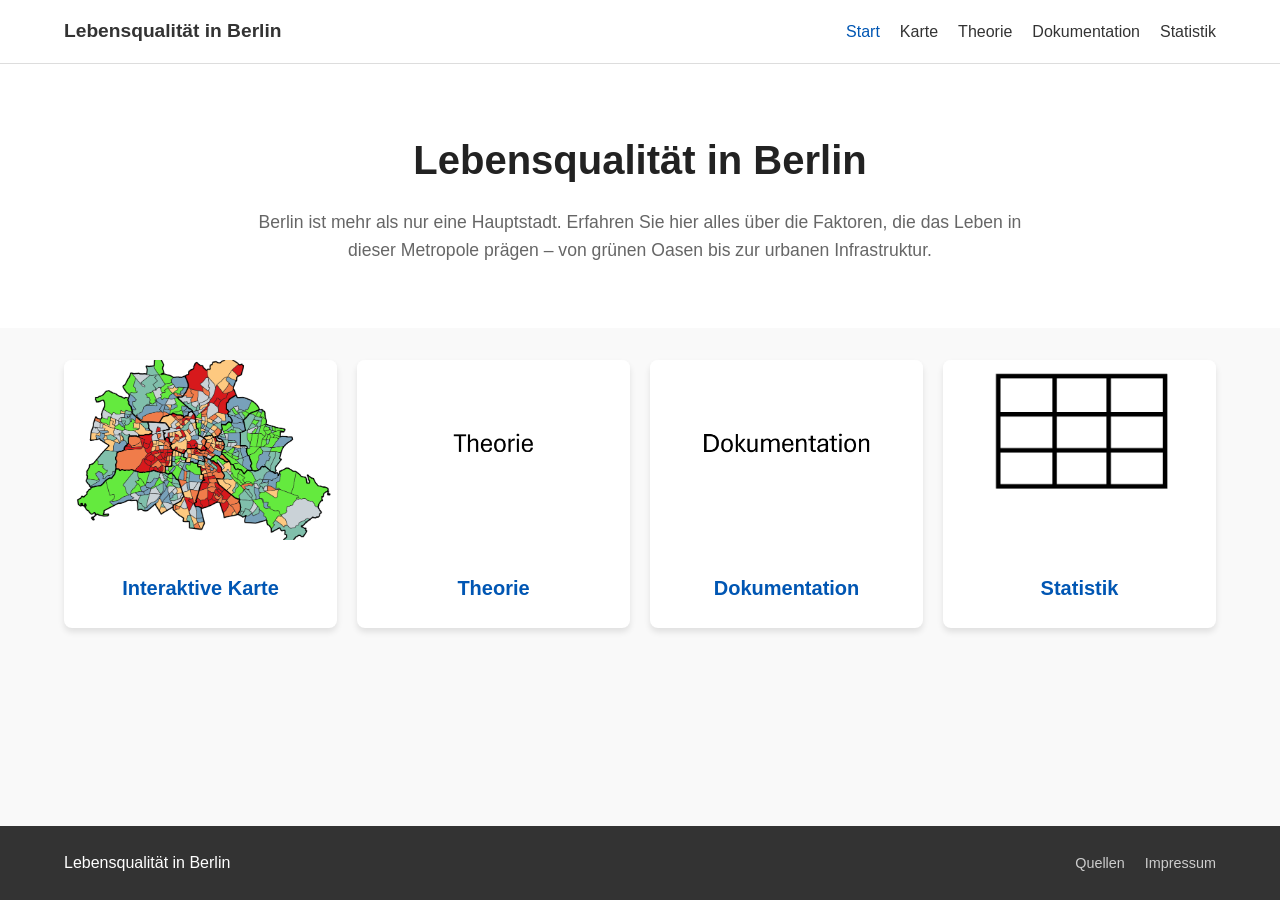
<file: index.html>
<!DOCTYPE html>
<html lang="de">
<head>
    <meta charset="UTF-8">
    <meta name="viewport" content="width=device-width, initial-scale=1.0">
    <title>Startseite  | Lebensqualität in Berlin </title>
    <link rel="stylesheet" href="css/style_index.css">
</head>
<body>

    <header>
        <nav>
            <div class="logo">Lebensqualität in Berlin</div>
            <ul>
                <li><a href="index.html" class="active">Start</a></li>
                <li><a href="karte.html">Karte</a></li>
                <li><a href="theorie.html">Theorie</a></li>
                <li><a href="dokumentation.html">Dokumentation</a></li>
                <li><a href="statistik.html">Statistik</a></li>
            </ul>
        </nav>
    </header>

    <main>
        <section class="hero">
            <h1>Lebensqualität in Berlin</h1>
            <p class="intro-text">
                Berlin ist mehr als nur eine Hauptstadt. Erfahren Sie hier alles über die Faktoren, 
                die das Leben in dieser Metropole prägen – von grünen Oasen bis zur urbanen Infrastruktur.
            </p>
        </section>

        <section class="tiles-container">
            <!-- Kachel 1: Karte -->
            <a href="karte.html" class="tile">
                <img src="img/karte.png" alt="Interaktive Karte von Berlin">
                <div class="tile-content">
                    <h2>Interaktive Karte</h2>
                </div>
            </a>

            <!-- Kachel 2: Theorie -->
            <a href="theorie.html" class="tile">
                <img src="img/theorie.png" alt="Theoretische Grundlagen">
                <div class="tile-content">
                    <h2>Theorie</h2>
                </div>
            </a>

            <!-- Kachel 3: Dokumentation -->
            <a href="dokumentation.html" class="tile">
                <img src="img/dokumentation.png" alt="Projektdokumentation">
                <div class="tile-content">
                    <h2>Dokumentation</h2>
                </div>
            </a>

            <!-- Kachel 4: Statistik -->
             <a href="statistik.html" class="tile">
                <img src="img/statistik.png" alt="Statistische Analysen">
                <div class="tile-content">
                    <h2>Statistik</h2>
                </div>
            </a>
        </section>
    </main>

    <footer>
    <div class="footer-content">
        <p>Lebensqualität in Berlin</p>
        <div class="footer-links">
            <a href="quellen.html">Quellen</a>
            <a href="impressum.html">Impressum</a>
        </div>
    </div>
    </footer>

</body>
</html>
</file>
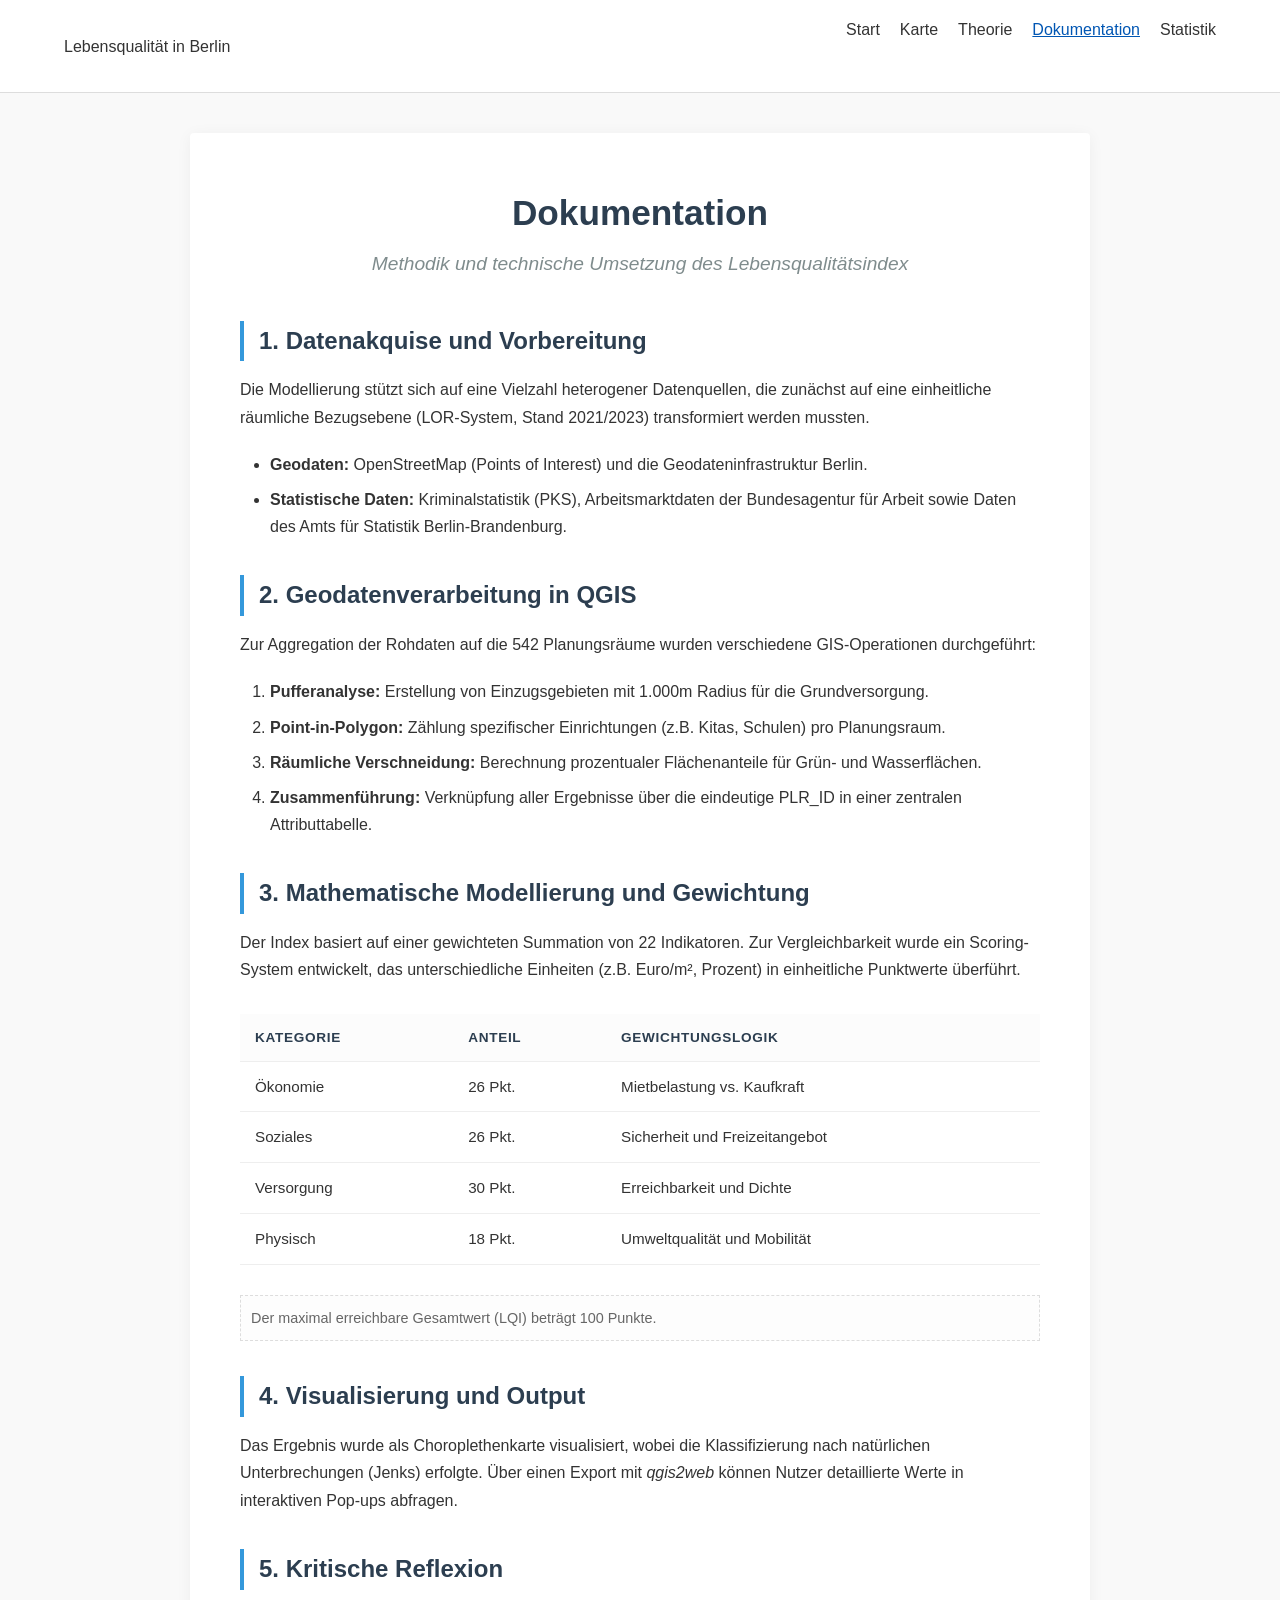
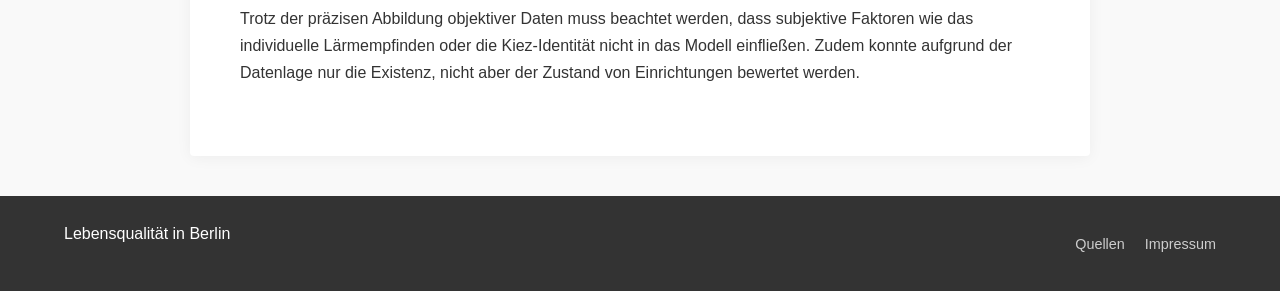
<file: dokumentation.html>
<!DOCTYPE html>
<html lang="de">
<head>
    <meta charset="UTF-8">
    <meta name="viewport" content="width=device-width, initial-scale=1.0">
    <title>Dokumentation | Lebensqualität in Berlin</title>
    <link rel="stylesheet" href="css/style_dokumentation.css">
</head>
<body>

    <header>
        <nav>
            <div class="logo">Lebensqualität in Berlin</div>
            <ul>
                <li><a href="index.html">Start</a></li>
                <li><a href="karte.html">Karte</a></li>
                <li><a href="theorie.html">Theorie</a></li>
                <li><a href="dokumentation.html" class="active">Dokumentation</a></li>
                <li><a href="statistik.html">Statistik</a></li>
            </ul>
        </nav>
    </header>

    <main class="container">
        <h1>Dokumentation</h1>
        <p class="subtitle">Methodik und technische Umsetzung des Lebensqualitätsindex</p>

        <section>
            <h2>1. Datenakquise und Vorbereitung</h2>
            <p>
                Die Modellierung stützt sich auf eine Vielzahl heterogener Datenquellen, die zunächst auf eine einheitliche räumliche Bezugsebene (LOR-System, Stand 2021/2023) transformiert werden mussten.
            </p>
            <ul>
                <li><strong>Geodaten:</strong> OpenStreetMap (Points of Interest) und die Geodateninfrastruktur Berlin.</li>
                <li><strong>Statistische Daten:</strong> Kriminalstatistik (PKS), Arbeitsmarktdaten der Bundesagentur für Arbeit sowie Daten des Amts für Statistik Berlin-Brandenburg.</li>
            </ul>
        </section>

        <section>
            <h2>2. Geodatenverarbeitung in QGIS</h2>
            <p>Zur Aggregation der Rohdaten auf die 542 Planungsräume wurden verschiedene GIS-Operationen durchgeführt:</p>
            <ol>
                <li><strong>Pufferanalyse:</strong> Erstellung von Einzugsgebieten mit 1.000m Radius für die Grundversorgung.</li>
                <li><strong>Point-in-Polygon:</strong> Zählung spezifischer Einrichtungen (z.B. Kitas, Schulen) pro Planungsraum.</li>
                <li><strong>Räumliche Verschneidung:</strong> Berechnung prozentualer Flächenanteile für Grün- und Wasserflächen.</li>
                <li><strong>Zusammenführung:</strong> Verknüpfung aller Ergebnisse über die eindeutige PLR_ID in einer zentralen Attributtabelle.</li>
            </ol>
        </section>

        <section>
            <h2>3. Mathematische Modellierung und Gewichtung</h2>
            <p>
                Der Index basiert auf einer gewichteten Summation von 22 Indikatoren. Zur Vergleichbarkeit wurde ein Scoring-System entwickelt, das unterschiedliche Einheiten (z.B. Euro/m², Prozent) in einheitliche Punktwerte überführt.
            </p>
            <table>
                <thead>
                    <tr>
                        <th>Kategorie</th>
                        <th>Anteil</th>
                        <th>Gewichtungslogik</th>
                    </tr>
                </thead>
                <tbody>
                    <tr>
                        <td>Ökonomie</td>
                        <td>26 Pkt.</td>
                        <td>Mietbelastung vs. Kaufkraft</td>
                    </tr>
                    <tr>
                        <td>Soziales</td>
                        <td>26 Pkt.</td>
                        <td>Sicherheit und Freizeitangebot</td>
                    </tr>
                    <tr>
                        <td>Versorgung</td>
                        <td>30 Pkt.</td>
                        <td>Erreichbarkeit und Dichte</td>
                    </tr>
                    <tr>
                        <td>Physisch</td>
                        <td>18 Pkt.</td>
                        <td>Umweltqualität und Mobilität</td>
                    </tr>
                </tbody>
            </table>
            <p class="note">Der maximal erreichbare Gesamtwert (LQI) beträgt 100 Punkte.</p>
        </section>

        <section>
            <h2>4. Visualisierung und Output</h2>
            <p>
                Das Ergebnis wurde als Choroplethenkarte visualisiert, wobei die Klassifizierung nach natürlichen Unterbrechungen (Jenks) erfolgte. Über einen Export mit <em>qgis2web</em> können Nutzer detaillierte Werte in interaktiven Pop-ups abfragen.
            </p>
        </section>

        <section>
            <h2>5. Kritische Reflexion</h2>
            <p>
                Trotz der präzisen Abbildung objektiver Daten muss beachtet werden, dass subjektive Faktoren wie das individuelle Lärmempfinden oder die Kiez-Identität nicht in das Modell einfließen. Zudem konnte aufgrund der Datenlage nur die Existenz, nicht aber der Zustand von Einrichtungen bewertet werden.
            </p>
        </section>
    </main>

    <footer>
    <div class="footer-content">
        <p>Lebensqualität in Berlin</p>
        <div class="footer-links">
            <a href="quellen.html">Quellen</a>
            <a href="impressum.html">Impressum</a>
        </div>
    </div>
    </footer>

</body>
</html>
</file>
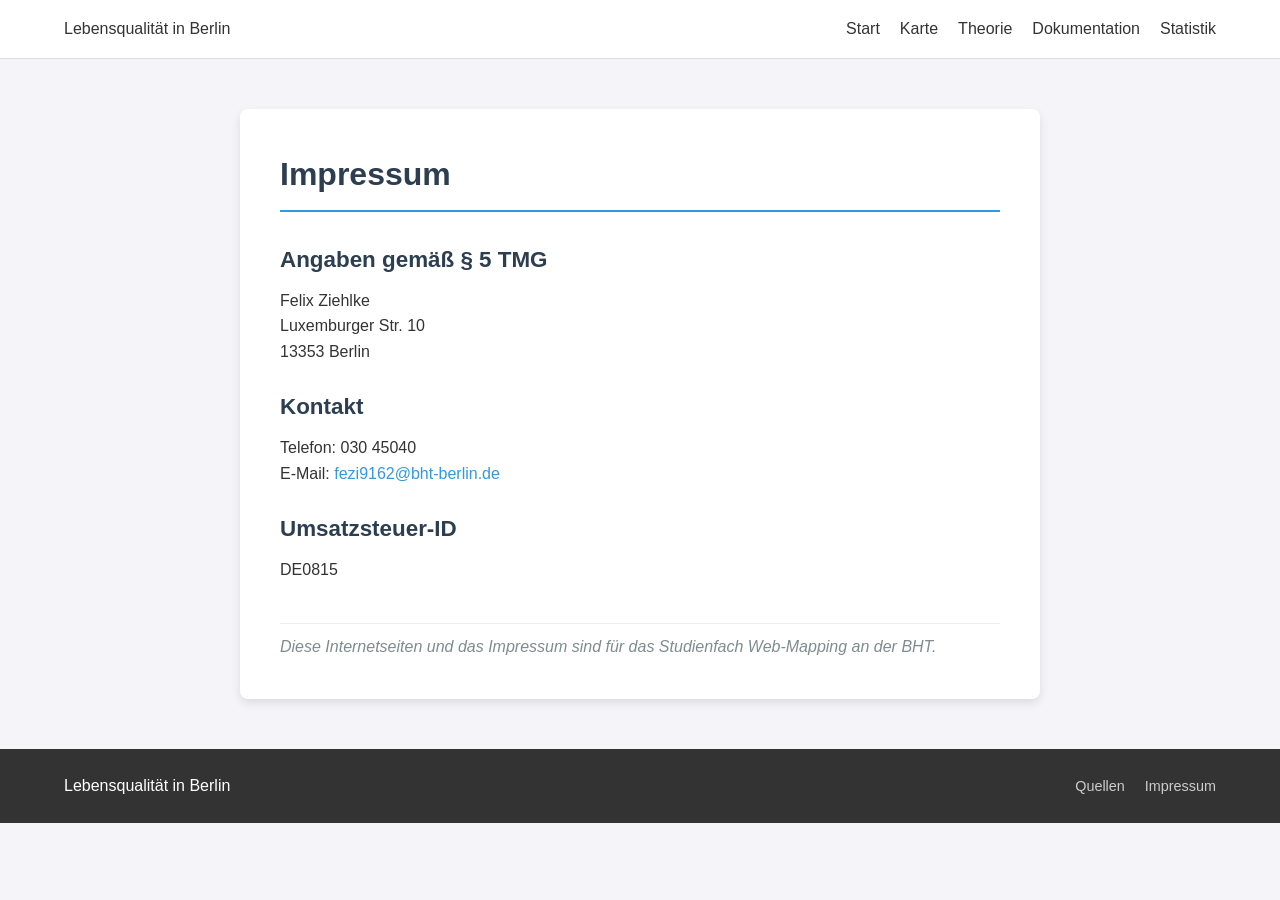
<file: impressum.html>
<!DOCTYPE html>
<html lang="de">
<head>
    <meta charset="UTF-8">
    <meta name="viewport" content="width=device-width, initial-scale=1.0">
    <title>Impressum | Lebensqualität in Berlin</title>
    <link rel="stylesheet" href="css/style_impressum.css">
</head>
<body>

    <header>
        <nav>
            <div class="logo">Lebensqualität in Berlin</div>
            <ul>
                <li><a href="index.html">Start</a></li>
                <li><a href="karte.html">Karte</a></li>
                <li><a href="theorie.html">Theorie</a></li>
                <li><a href="dokumentation.html">Dokumentation</a></li>
                <li><a href="statistik.html">Statistik</a></li>
            </ul>
        </nav>
    </header>

    <main class="container">
        <h1>Impressum</h1>

        <section>
            <h2>Angaben gemäß § 5 TMG</h2>
            <p>
                Felix Ziehlke<br>
                Luxemburger Str. 10<br>
                13353 Berlin
            </p>
        </section>

        <section>
            <h2>Kontakt</h2>
            <p>
                Telefon: 030 45040<br>
                E-Mail: <a href="mailto:fezi9162@bht-berlin.de">fezi9162@bht-berlin.de</a>
            </p>
        </section>

        <section>
            <h2>Umsatzsteuer-ID</h2>
            <p>DE0815</p>
        </section>

        <p class="footer-note">Diese Internetseiten und das Impressum sind für das Studienfach Web-Mapping an der BHT.</p>
    </main>

    <footer>
    <div class="footer-content">
        <p>Lebensqualität in Berlin</p>
        <div class="footer-links">
            <a href="quellen.html">Quellen</a>
            <a href="impressum.html">Impressum</a>
        </div>
    </div>
    </footer>

</body>
</html>
</file>
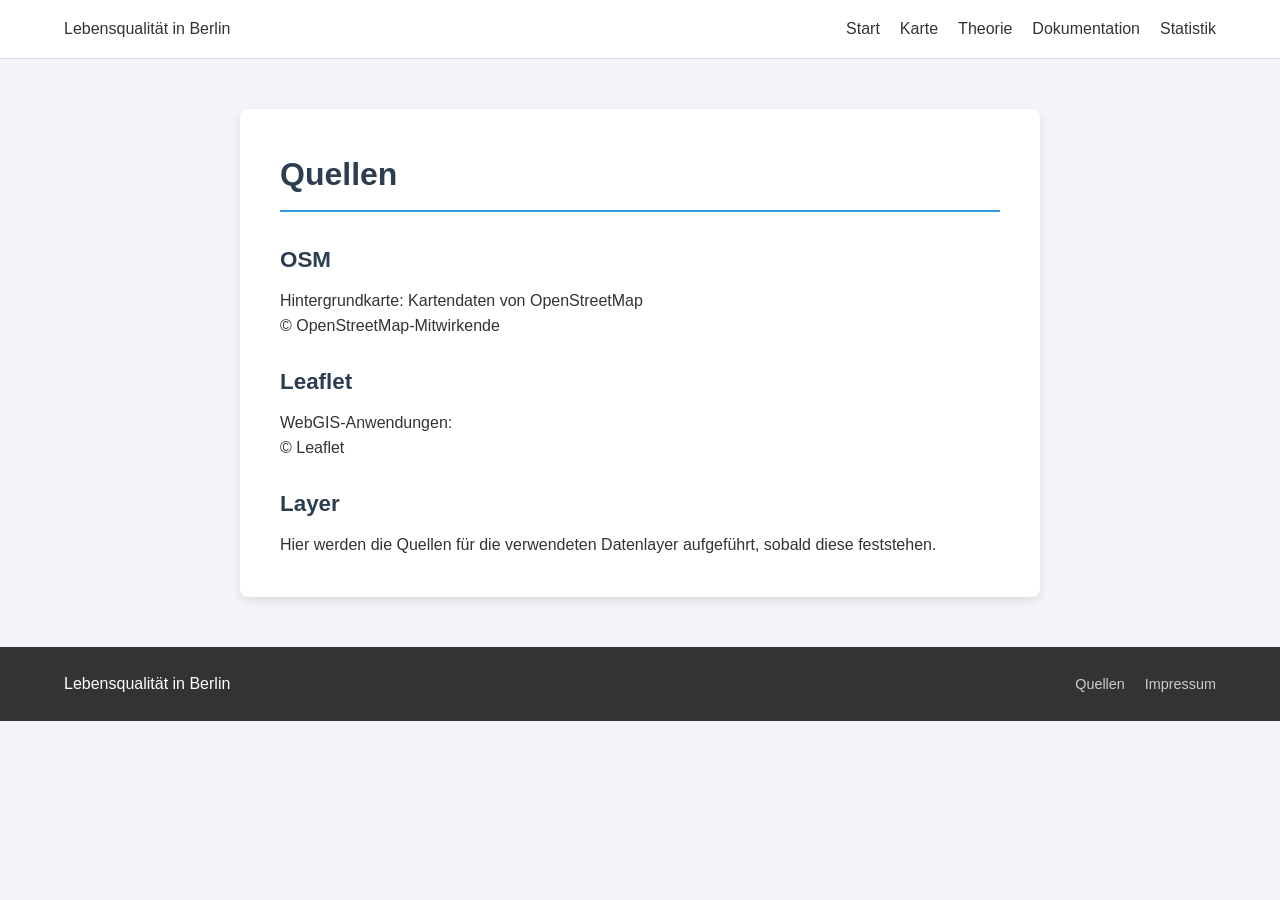
<file: quellen.html>
<!DOCTYPE html>
<html lang="de">
<head>
    <meta charset="UTF-8">
    <meta name="viewport" content="width=device-width, initial-scale=1.0">
    <title>Quellen | Lebensqualität in Berlin</title>
    <link rel="stylesheet" href="css/style_quellen.css">
</head>
<body>

    <header>
        <nav>
            <div class="logo">Lebensqualität in Berlin</div>
            <ul>
                <li><a href="index.html">Start</a></li>
                <li><a href="karte.html">Karte</a></li>
                <li><a href="theorie.html">Theorie</a></li>
                <li><a href="dokumentation.html">Dokumentation</a></li>
                <li><a href="statistik.html">Statistik</a></li>
            </ul>
        </nav>
    </header>

    <main class="container">
        <h1>Quellen</h1>

        <section>
            <h2>OSM</h2>
            <p>
                Hintergrundkarte: Kartendaten von OpenStreetMap<br>
                &copy; OpenStreetMap-Mitwirkende
            </p>
        </section>

        <section>
            <h2>Leaflet</h2>
            <p>
                WebGIS-Anwendungen:<br>
                &copy; Leaflet
            </p>
        </section>

        <section>
            <h2>Layer</h2>
            <p>
                Hier werden die Quellen für die verwendeten Datenlayer aufgeführt, sobald diese feststehen.
            </p>
        </section>
    </main>

    <footer>
    <div class="footer-content">
        <p>Lebensqualität in Berlin</p>
        <div class="footer-links">
            <a href="quellen.html">Quellen</a>
            <a href="impressum.html">Impressum</a>
        </div>
    </div>
    </footer>

</body>
</html>
</file>
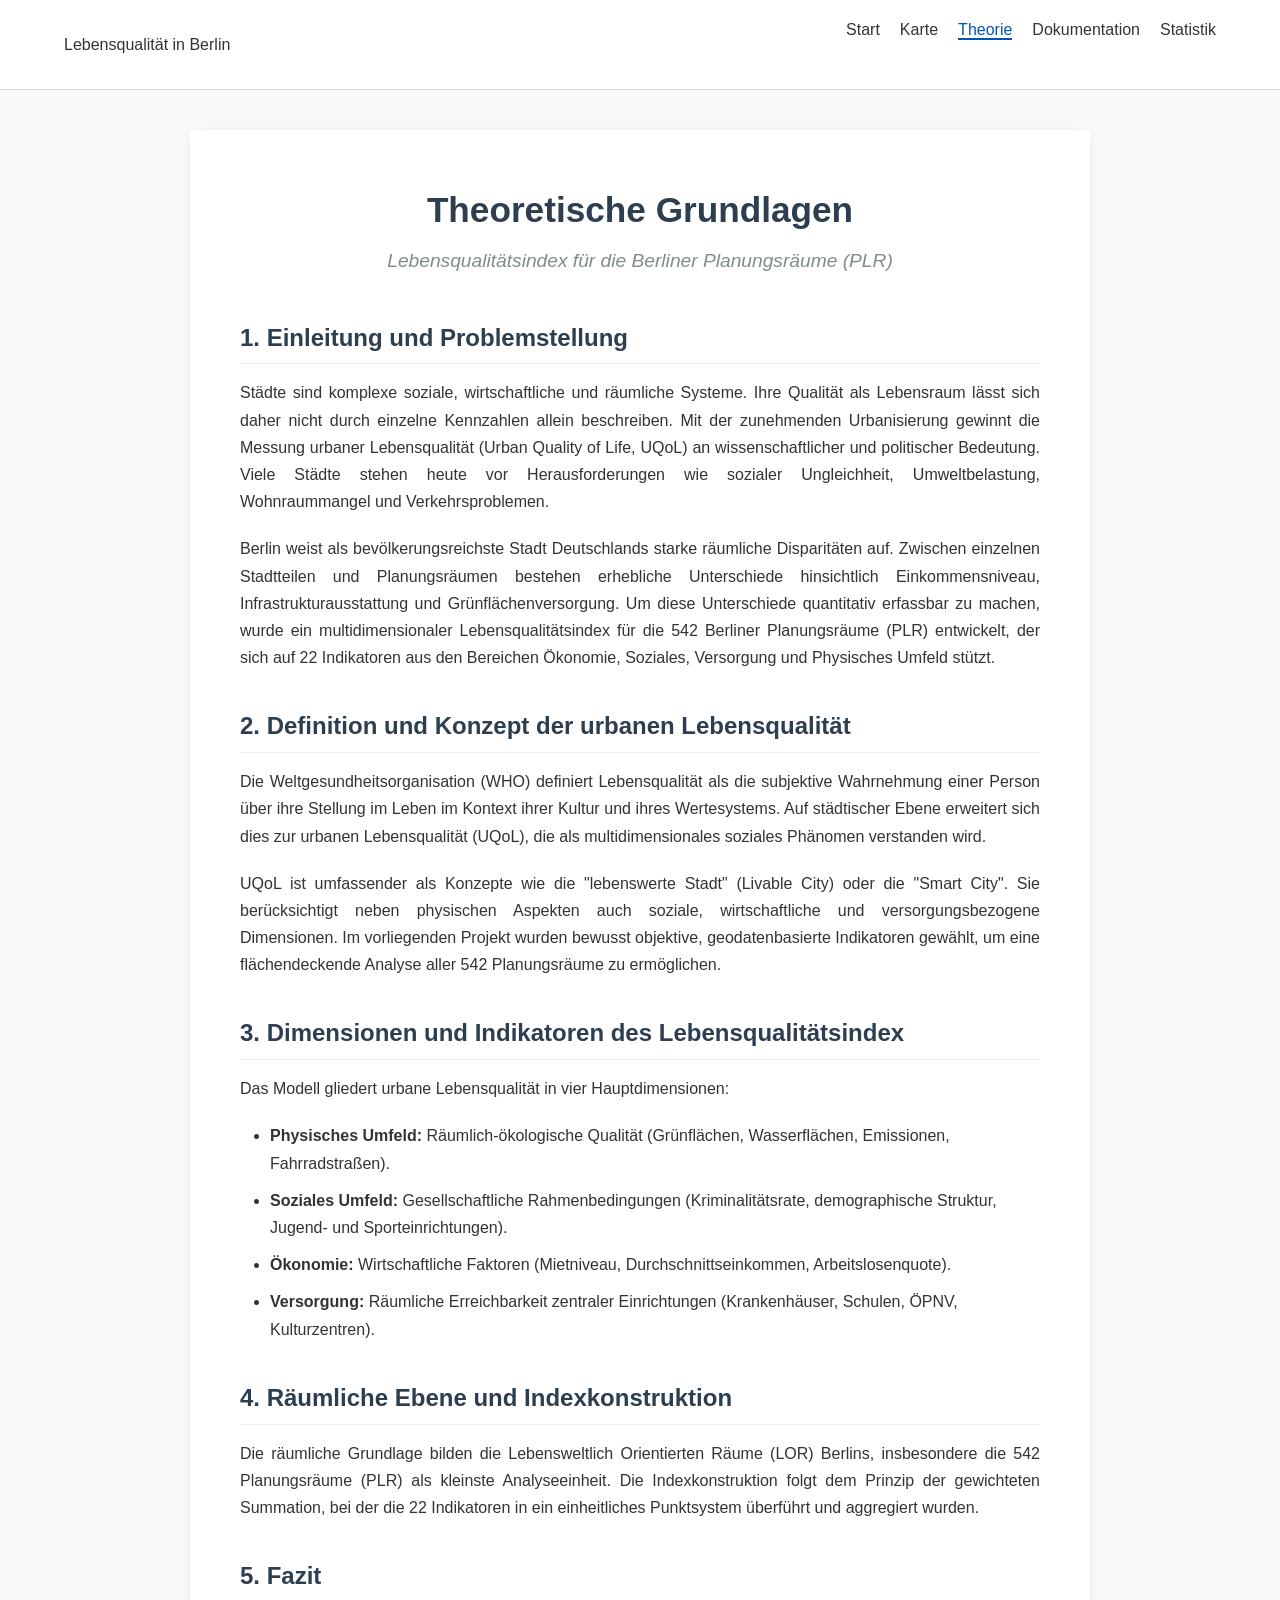
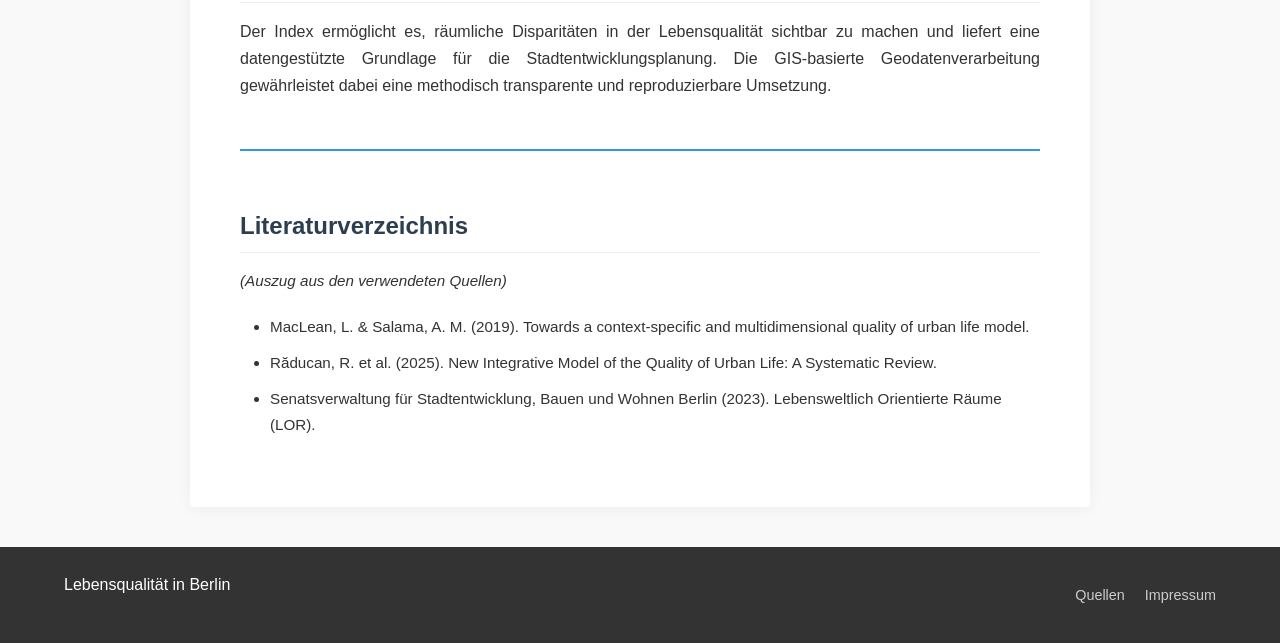
<file: theorie.html>
<!DOCTYPE html>
<html lang="de">
<head>
    <meta charset="UTF-8">
    <meta name="viewport" content="width=device-width, initial-scale=1.0">
    <title>Theoretische Grundlagen | Lebensqualität in Berlin</title>
    <link rel="stylesheet" href="css/style_theorie.css">
</head>
<body>

    <header>
        <nav>
            <div class="logo">Lebensqualität in Berlin</div>
            <ul>
                <li><a href="index.html">Start</a></li>
                <li><a href="karte.html">Karte</a></li>
                <li><a href="theorie.html" class="active">Theorie</a></li>
                <li><a href="dokumentation.html">Dokumentation</a></li>
                <li><a href="statistik.html">Statistik</a></li>
            </ul>
        </nav>
    </header>

    <main class="container">
        <h1>Theoretische Grundlagen</h1>
        <p class="subtitle">Lebensqualitätsindex für die Berliner Planungsräume (PLR)</p>

        <section>
            <h2>1. Einleitung und Problemstellung</h2>
            <p>
                Städte sind komplexe soziale, wirtschaftliche und räumliche Systeme. Ihre Qualität als Lebensraum lässt sich daher nicht durch einzelne Kennzahlen allein beschreiben. Mit der zunehmenden Urbanisierung gewinnt die Messung urbaner Lebensqualität (Urban Quality of Life, UQoL) an wissenschaftlicher und politischer Bedeutung. Viele Städte stehen heute vor Herausforderungen wie sozialer Ungleichheit, Umweltbelastung, Wohnraummangel und Verkehrsproblemen.
            </p>
            <p>
                Berlin weist als bevölkerungsreichste Stadt Deutschlands starke räumliche Disparitäten auf. Zwischen einzelnen Stadtteilen und Planungsräumen bestehen erhebliche Unterschiede hinsichtlich Einkommensniveau, Infrastrukturausstattung und Grünflächenversorgung. Um diese Unterschiede quantitativ erfassbar zu machen, wurde ein multidimensionaler Lebensqualitätsindex für die 542 Berliner Planungsräume (PLR) entwickelt, der sich auf 22 Indikatoren aus den Bereichen Ökonomie, Soziales, Versorgung und Physisches Umfeld stützt.
            </p>
        </section>

        <section>
            <h2>2. Definition und Konzept der urbanen Lebensqualität</h2>
            <p>
                Die Weltgesundheitsorganisation (WHO) definiert Lebensqualität als die subjektive Wahrnehmung einer Person über ihre Stellung im Leben im Kontext ihrer Kultur und ihres Wertesystems. Auf städtischer Ebene erweitert sich dies zur urbanen Lebensqualität (UQoL), die als multidimensionales soziales Phänomen verstanden wird.
            </p>
            <p>
                UQoL ist umfassender als Konzepte wie die "lebenswerte Stadt" (Livable City) oder die "Smart City". Sie berücksichtigt neben physischen Aspekten auch soziale, wirtschaftliche und versorgungsbezogene Dimensionen. Im vorliegenden Projekt wurden bewusst objektive, geodatenbasierte Indikatoren gewählt, um eine flächendeckende Analyse aller 542 Planungsräume zu ermöglichen.
            </p>
        </section>

        <section>
            <h2>3. Dimensionen und Indikatoren des Lebensqualitätsindex</h2>
            <p>Das Modell gliedert urbane Lebensqualität in vier Hauptdimensionen:</p>
            <ul>
                <li><strong>Physisches Umfeld:</strong> Räumlich-ökologische Qualität (Grünflächen, Wasserflächen, Emissionen, Fahrradstraßen).</li>
                <li><strong>Soziales Umfeld:</strong> Gesellschaftliche Rahmenbedingungen (Kriminalitätsrate, demographische Struktur, Jugend- und Sporteinrichtungen).</li>
                <li><strong>Ökonomie:</strong> Wirtschaftliche Faktoren (Mietniveau, Durchschnittseinkommen, Arbeitslosenquote).</li>
                <li><strong>Versorgung:</strong> Räumliche Erreichbarkeit zentraler Einrichtungen (Krankenhäuser, Schulen, ÖPNV, Kulturzentren).</li>
            </ul>
        </section>

        <section>
            <h2>4. Räumliche Ebene und Indexkonstruktion</h2>
            <p>
                Die räumliche Grundlage bilden die Lebensweltlich Orientierten Räume (LOR) Berlins, insbesondere die 542 Planungsräume (PLR) als kleinste Analyseeinheit. Die Indexkonstruktion folgt dem Prinzip der gewichteten Summation, bei der die 22 Indikatoren in ein einheitliches Punktsystem überführt und aggregiert wurden.
            </p>
        </section>

        <section>
            <h2>5. Fazit</h2>
            <p>
                Der Index ermöglicht es, räumliche Disparitäten in der Lebensqualität sichtbar zu machen und liefert eine datengestützte Grundlage für die Stadtentwicklungsplanung. Die GIS-basierte Geodatenverarbeitung gewährleistet dabei eine methodisch transparente und reproduzierbare Umsetzung.
            </p>
        </section>

        <section class="references">
            <h2>Literaturverzeichnis</h2>
            <p><em>(Auszug aus den verwendeten Quellen)</em></p>
            <ul>
                <li>MacLean, L. & Salama, A. M. (2019). Towards a context-specific and multidimensional quality of urban life model.</li>
                <li>Răducan, R. et al. (2025). New Integrative Model of the Quality of Urban Life: A Systematic Review.</li>
                <li>Senatsverwaltung für Stadtentwicklung, Bauen und Wohnen Berlin (2023). Lebensweltlich Orientierte Räume (LOR).</li>
            </ul>
        </section>
    </main>

    <footer>
    <div class="footer-content">
        <p>Lebensqualität in Berlin</p>
        <div class="footer-links">
            <a href="quellen.html">Quellen</a>
            <a href="impressum.html">Impressum</a>
        </div>
    </div>
    </footer>

</body>
</html>
</file>
<file: css/style_index.css>
/* ==========================================================================
   1. GLOBALE EINSTELLUNGEN & RESET
   ========================================================================== */
* {
    margin: 0;
    padding: 0;
    box-sizing: border-box;
}

body {
    font-family: 'Segoe UI', Tahoma, Geneva, Verdana, sans-serif;
    line-height: 1.6;
    color: #333;
    background-color: #f9f9f9;
    
    /* Der "Sticky-Footer"-Trick: Zwingt den Footer nach ganz unten */
    display: flex;
    flex-direction: column;
    min-height: 100vh;
}

/* ==========================================================================
   2. NAVIGATION (HEADER)
   ========================================================================== */
header {
    background: #fff;
    border-bottom: 1px solid #ddd;
    padding: 1rem 5%;
}

nav {
    display: flex;
    justify-content: space-between;
    align-items: center;
}

.logo {
    font-weight: bold;
    font-size: 1.2rem;
    color: #333;
}

nav ul {
    display: flex;
    list-style: none;
}

nav ul li {
    margin-left: 20px;
}

nav ul li a {
    text-decoration: none;
    color: #333;
    font-weight: 500;
    transition: color 0.3s ease;
}

nav ul li a:hover,
nav ul li a.active {
    color: #0056b3;
}

/* ==========================================================================
   3. HAUPTBEREICH (MAIN) & KACHELN
   ========================================================================== */
main {
    flex: 1; /* Dehnt den Hauptbereich aus und hält den Footer unten */
}

.hero {
    text-align: center;
    padding: 4rem 10%;
    background-color: #fff;
}

.hero h1 {
    font-size: 2.5rem;
    margin-bottom: 1rem;
    color: #222;
}

.intro-text {
    max-width: 800px;
    margin: 0 auto;
    font-size: 1.1rem;
    color: #666;
}

.tiles-container {
    display: flex;
    justify-content: center;
    gap: 20px;
    padding: 2rem 5%;
    flex-wrap: wrap; /* Erlaubt automatisches Umbrechen auf kleineren Screens */
}

.tile {
    flex: 1;
    min-width: 250px; /* Breite, ab der die Kacheln umbrechen */
    max-width: 280px; /* Perfekte Breite für eine 4er-Reihe auf Desktop-Bildschirmen */
    background: #fff;
    border-radius: 8px;
    overflow: hidden;
    text-decoration: none;
    box-shadow: 0 4px 6px rgba(0,0,0,0.1);
    transition: transform 0.3s ease, box-shadow 0.3s ease;
}

.tile:hover {
    transform: translateY(-5px);
    box-shadow: 0 6px 12px rgba(0,0,0,0.15);
}

.tile img {
    width: 100%;
    height: 180px; /* Leicht verringert für stimmige Proportionen bei 4 Stück */
    object-fit: cover;
}

.tile-content {
    padding: 1.5rem;
    text-align: center;
}

.tile-content h2 {
    color: #0056b3;
    font-size: 1.25rem;
}

/* ==========================================================================
   4. FOOTER (Exakt wie auf der Kartenseite)
   ========================================================================== */
footer {
    text-align: center;
    padding: 1.5rem 5%;
    background: #333;
    color: #fff;
    width: 100%;
    position: relative;
    z-index: 1001;
}

.footer-content {
    display: flex;
    justify-content: space-between;
    align-items: center;
    max-width: 1200px;
    margin: 0 auto;
}

.footer-links {
    display: flex;
    gap: 20px;
}

footer a {
    color: #ccc;
    text-decoration: none;
    font-size: 0.9rem;
    transition: color 0.3s ease;
}

footer a:hover {
    color: #fff;
    text-decoration: underline;
}

/* ==========================================================================
   5. RESPONSIVE ANPASSUNGEN
   ========================================================================== */
@media (max-width: 768px) {
    .hero h1 { font-size: 2rem; }
    
    nav { 
        flex-direction: column; 
        gap: 10px; 
    }
    
    nav ul li { 
        margin: 0 10px; 
    }
    
    .footer-content {
        flex-direction: column;
        gap: 10px;
    }
}
</file>
<file: css/style_dokumentation.css>
/* Grundkonfiguration */
* {
    margin: 0;
    padding: 0;
    box-sizing: border-box;
}

body {
    font-family: 'Segoe UI', Arial, sans-serif; 
    background-color: #f9f9f9;
    color: #333;
    line-height: 1.7;
}

/* Header & Nav */
header {
    background: #fff;
    border-bottom: 1px solid #ddd;
    padding: 1rem 5%;
}

nav {
    display: flex;
    justify-content: space-between;
    align-items: center;
}

nav ul {
    display: flex;
    list-style: none;
}

nav ul li { margin-left: 20px; }

nav ul li a {
    text-decoration: none;
    color: #333;
    font-weight: 500;
}

nav ul li a.active {
    color: #0056b3;
    text-decoration: underline; 
}

/* Hauptinhalt */
.container {
    background-color: #ffffff;
    max-width: 900px;
    width: 95%;
    margin: 40px auto;
    padding: 50px;
    border-radius: 4px;
    box-shadow: 0 2px 15px rgba(0,0,0,0.05);
}

h1 {
    color: #2c3e50;                    
    font-size: 2.2rem;
    margin-bottom: 5px;
    text-align: center;
}

.subtitle {
    text-align: center;
    font-size: 1.2rem;
    color: #7f8c8d;
    margin-bottom: 40px;
    font-style: italic;
}

h2 {
    color: #2c3e50;
    font-size: 1.5rem;
    margin-top: 35px;                  
    margin-bottom: 15px;
    border-left: 4px solid #3498db;
    padding-left: 15px;
}

p { margin-bottom: 20px; }

ul, ol {
    margin-bottom: 25px;
    margin-left: 30px;
}

li { margin-bottom: 8px; }

/* Tabellen-Styling */
table {
    width: 100%;
    border-collapse: collapse;
    margin: 30px 0;
    font-size: 0.95rem;
}

th, td {
    text-align: left;
    padding: 12px 15px;
    border-bottom: 1px solid #eee;
}

th {
    background-color: #fcfcfc;
    color: #2c3e50;
    text-transform: uppercase;
    font-size: 0.85rem;
    letter-spacing: 0.05em;
}

tr:hover { background-color: #f1f7ff; }

.note {
    font-size: 0.9rem;
    color: #666;
    background: #fdfdfd;
    padding: 10px;
    border: 1px dashed #ddd;
}


footer {
    text-align: center;
    padding: 1.5rem 5%;
    background: #333;
    color: #fff;
    width: 100%;
    position: relative;
    z-index: 1001;
}

.footer-content {
    display: flex;
    justify-content: space-between; /* Copyright links, Links rechts */
    align-items: center;
    max-width: 1200px;
    margin: 0 auto; /* Zentriert den Inhalt bei sehr breiten Bildschirmen */
}

.footer-links {
    display: flex;
    gap: 20px;
}

footer a {
    color: #ccc;
    text-decoration: none;
    font-size: 0.9rem;
    transition: color 0.3s ease;
}

footer a:hover {
    color: #fff;
    text-decoration: underline;
}


/* Mobile Optimierung */
@media (max-width: 768px) {
    .container { padding: 25px; }
    h1 { font-size: 1.8rem; }
    nav { flex-direction: column; }
    nav ul { margin-top: 1rem; }
    table { font-size: 0.8rem; }
}
</file>
<file: css/style_impressum.css>
/* Grundkonfiguration  */
* {
    margin: 0;
    padding: 0;
    box-sizing: border-box;
}

body {
    font-family: 'Segoe UI', Arial, sans-serif; 
    background-color: #f4f4f9;
    color: #333;
    line-height: 1.6;
}

/* Header & Nav (identisch zur index.html für Konsistenz) */
header {
    background: #fff;
    border-bottom: 1px solid #ddd;
    padding: 1rem 5%;
}

nav {
    display: flex;
    justify-content: space-between;
    align-items: center;
}

nav ul {
    display: flex;
    list-style: none;
}

nav ul li { margin-left: 20px; }

nav ul li a {
    text-decoration: none;
    color: #333;
    font-weight: 500;
}

/* Hauptinhalt */
.container {
    background-color: #ffffff;
    max-width: 800px;
    width: 90%;
    margin: 50px auto; /* Zentriert den Container */
    padding: 40px;
    border-radius: 8px;
    box-shadow: 0 4px 10px rgba(0,0,0,0.1);
}

h1 {
    color: #2c3e50;                    
    font-size: 2rem;
    border-bottom: 2px solid #3498db;
    padding-bottom: 10px;
    margin-bottom: 30px;
}

h2 {
    color: #2c3e50;
    font-size: 1.4rem;
    margin-top: 25px;                  
    margin-bottom: 10px;               
}

a { color: #3498db; text-decoration: none; }
a:hover { text-decoration: underline; }

.footer-note {
    font-style: italic;
    color: #7f8c8d;
    margin-top: 40px;
    border-top: 1px solid #eee;
    padding-top: 10px;
}

footer {
    text-align: center;
    padding: 1.5rem 5%;
    background: #333;
    color: #fff;
    width: 100%;
    position: relative;
    z-index: 1001;
}

.footer-content {
    display: flex;
    justify-content: space-between; /* Copyright links, Links rechts */
    align-items: center;
    max-width: 1200px;
    margin: 0 auto; /* Zentriert den Inhalt bei sehr breiten Bildschirmen */
}

.footer-links {
    display: flex;
    gap: 20px;
}

footer a {
    color: #ccc;
    text-decoration: none;
    font-size: 0.9rem;
    transition: color 0.3s ease;
}

footer a:hover {
    color: #fff;
    text-decoration: underline;
}

/* Responsive Korrekturen */
@media (max-width: 600px) {
    .container {
        padding: 20px;
        margin: 20px auto;
    }
    nav { flex-direction: column; }
    nav ul { margin-top: 1rem; }
}
</file>
<file: css/style_quellen.css>
/* Grundkonfiguration */
* {
    margin: 0;
    padding: 0;
    box-sizing: border-box;
}

body {
    font-family: 'Segoe UI', Arial, sans-serif; 
    background-color: #f4f4f9;
    color: #333;
    line-height: 1.6;
}

/* Header & Nav */
header {
    background: #fff;
    border-bottom: 1px solid #ddd;
    padding: 1rem 5%;
}

nav {
    display: flex;
    justify-content: space-between;
    align-items: center;
}

nav ul {
    display: flex;
    list-style: none;
}

nav ul li { margin-left: 20px; }

nav ul li a {
    text-decoration: none;
    color: #333;
    font-weight: 500;
}

/* Hauptinhalt Container */
.container {
    background-color: #ffffff;
    max-width: 800px;
    width: 90%;
    margin: 50px auto;
    padding: 40px;
    border-radius: 8px;
    box-shadow: 0 4px 10px rgba(0,0,0,0.1);
}

h1 {
    color: #2c3e50;                    
    font-size: 2rem;
    border-bottom: 2px solid #3498db;
    padding-bottom: 10px;
    margin-bottom: 30px;
}

h2 {
    color: #2c3e50;
    font-size: 1.4rem;
    margin-top: 25px;                  
    margin-bottom: 10px;               
}

/* Footer */
footer {
    text-align: center;
    padding: 1.5rem 5%;
    background: #333;
    color: #fff;
    width: 100%;
    position: relative;
    z-index: 1001;
}

.footer-content {
    display: flex;
    justify-content: space-between; /* Copyright links, Links rechts */
    align-items: center;
    max-width: 1200px;
    margin: 0 auto; /* Zentriert den Inhalt bei sehr breiten Bildschirmen */
}

.footer-links {
    display: flex;
    gap: 20px;
}

footer a {
    color: #ccc;
    text-decoration: none;
    font-size: 0.9rem;
    transition: color 0.3s ease;
}

footer a:hover {
    color: #fff;
    text-decoration: underline;
}

/* Mobile Anpassung */
@media (max-width: 600px) {
    .container { padding: 20px; margin: 20px auto; }
    nav { flex-direction: column; }
    nav ul { margin-top: 1rem; }
}
</file>
<file: css/style_theorie.css>
/* Grundkonfiguration */
* {
    margin: 0;
    padding: 0;
    box-sizing: border-box;
}

body {
    font-family: 'Segoe UI', Arial, sans-serif; 
    background-color: #f9f9f9;
    color: #333;
    line-height: 1.7;
}

/* Header & Nav */
header {
    background: #fff;
    border-bottom: 1px solid #ddd;
    padding: 1rem 5%;
}

nav {
    display: flex;
    justify-content: space-between;
    align-items: center;
}

nav ul {
    display: flex;
    list-style: none;
}

nav ul li { margin-left: 20px; }

nav ul li a {
    text-decoration: none;
    color: #333;
    font-weight: 500;
}

nav ul li a.active {
    color: #0056b3;
    border-bottom: 2px solid #0056b3;
}

/* Hauptinhalt Container */
.container {
    background-color: #ffffff;
    max-width: 900px;
    width: 95%;
    margin: 40px auto;
    padding: 50px;
    border-radius: 4px;
    box-shadow: 0 2px 15px rgba(0,0,0,0.05);
}

h1 {
    color: #2c3e50;                    
    font-size: 2.2rem;
    margin-bottom: 5px;
    text-align: center;
}

.subtitle {
    text-align: center;
    font-size: 1.2rem;
    color: #7f8c8d;
    margin-bottom: 40px;
    font-style: italic;
}

h2 {
    color: #2c3e50;
    font-size: 1.5rem;
    margin-top: 35px;                  
    margin-bottom: 15px;
    border-bottom: 1px solid #eee;
    padding-bottom: 5px;
}

p {
    margin-bottom: 20px;
    text-align: justify; /* Blocksatz für wissenschaftlichen Look */
}

ul {
    margin-bottom: 20px;
    margin-left: 30px;
}

li {
    margin-bottom: 10px;
}

.references {
    margin-top: 50px;
    padding-top: 20px;
    border-top: 2px solid #3498db;
    font-size: 0.95rem;
}


footer {
    text-align: center;
    padding: 1.5rem 5%;
    background: #333;
    color: #fff;
    width: 100%;
    position: relative;
    z-index: 1001;
}

.footer-content {
    display: flex;
    justify-content: space-between; /* Copyright links, Links rechts */
    align-items: center;
    max-width: 1200px;
    margin: 0 auto; /* Zentriert den Inhalt bei sehr breiten Bildschirmen */
}

.footer-links {
    display: flex;
    gap: 20px;
}

footer a {
    color: #ccc;
    text-decoration: none;
    font-size: 0.9rem;
    transition: color 0.3s ease;
}

footer a:hover {
    color: #fff;
    text-decoration: underline;
}

/* Mobile Optimierung */
@media (max-width: 768px) {
    .container { padding: 25px; margin: 20px auto; }
    h1 { font-size: 1.8rem; }
    p { text-align: left; }
    nav { flex-direction: column; }
    nav ul { margin-top: 1rem; }
}
</file>
